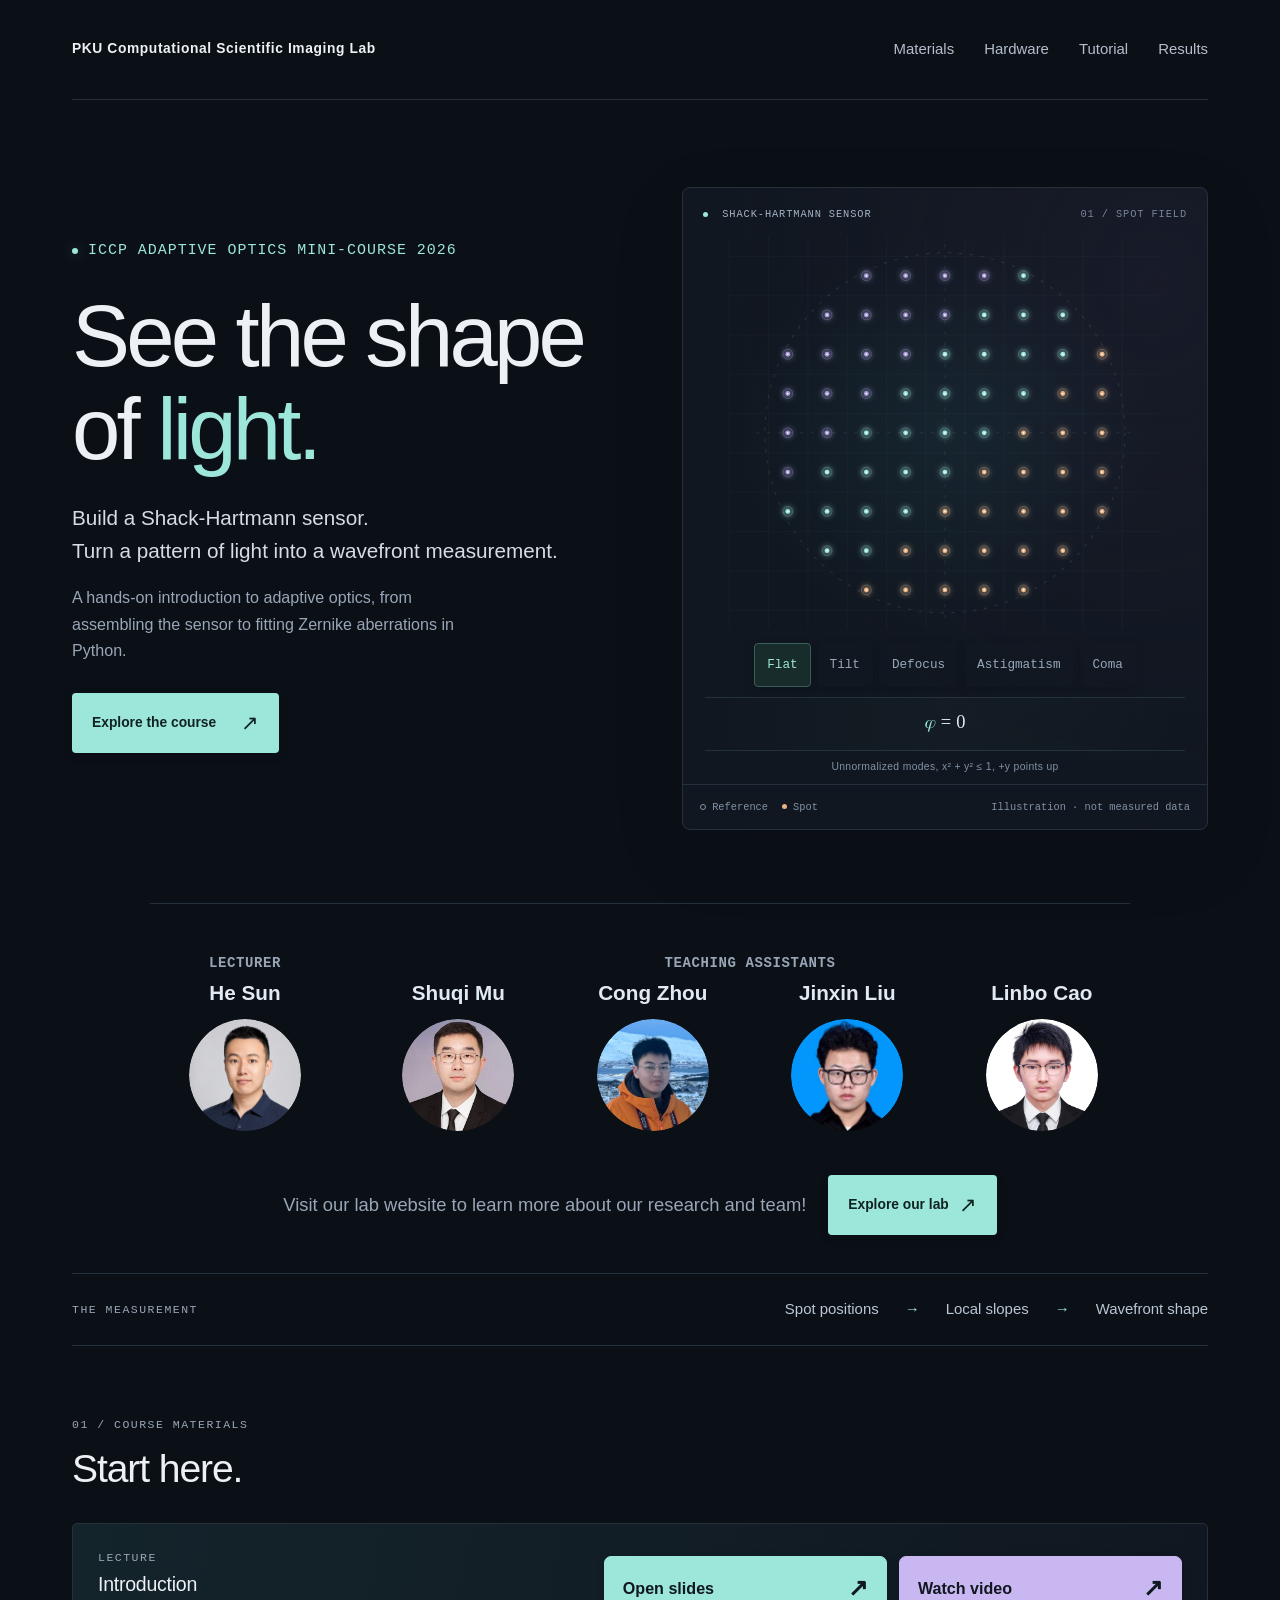
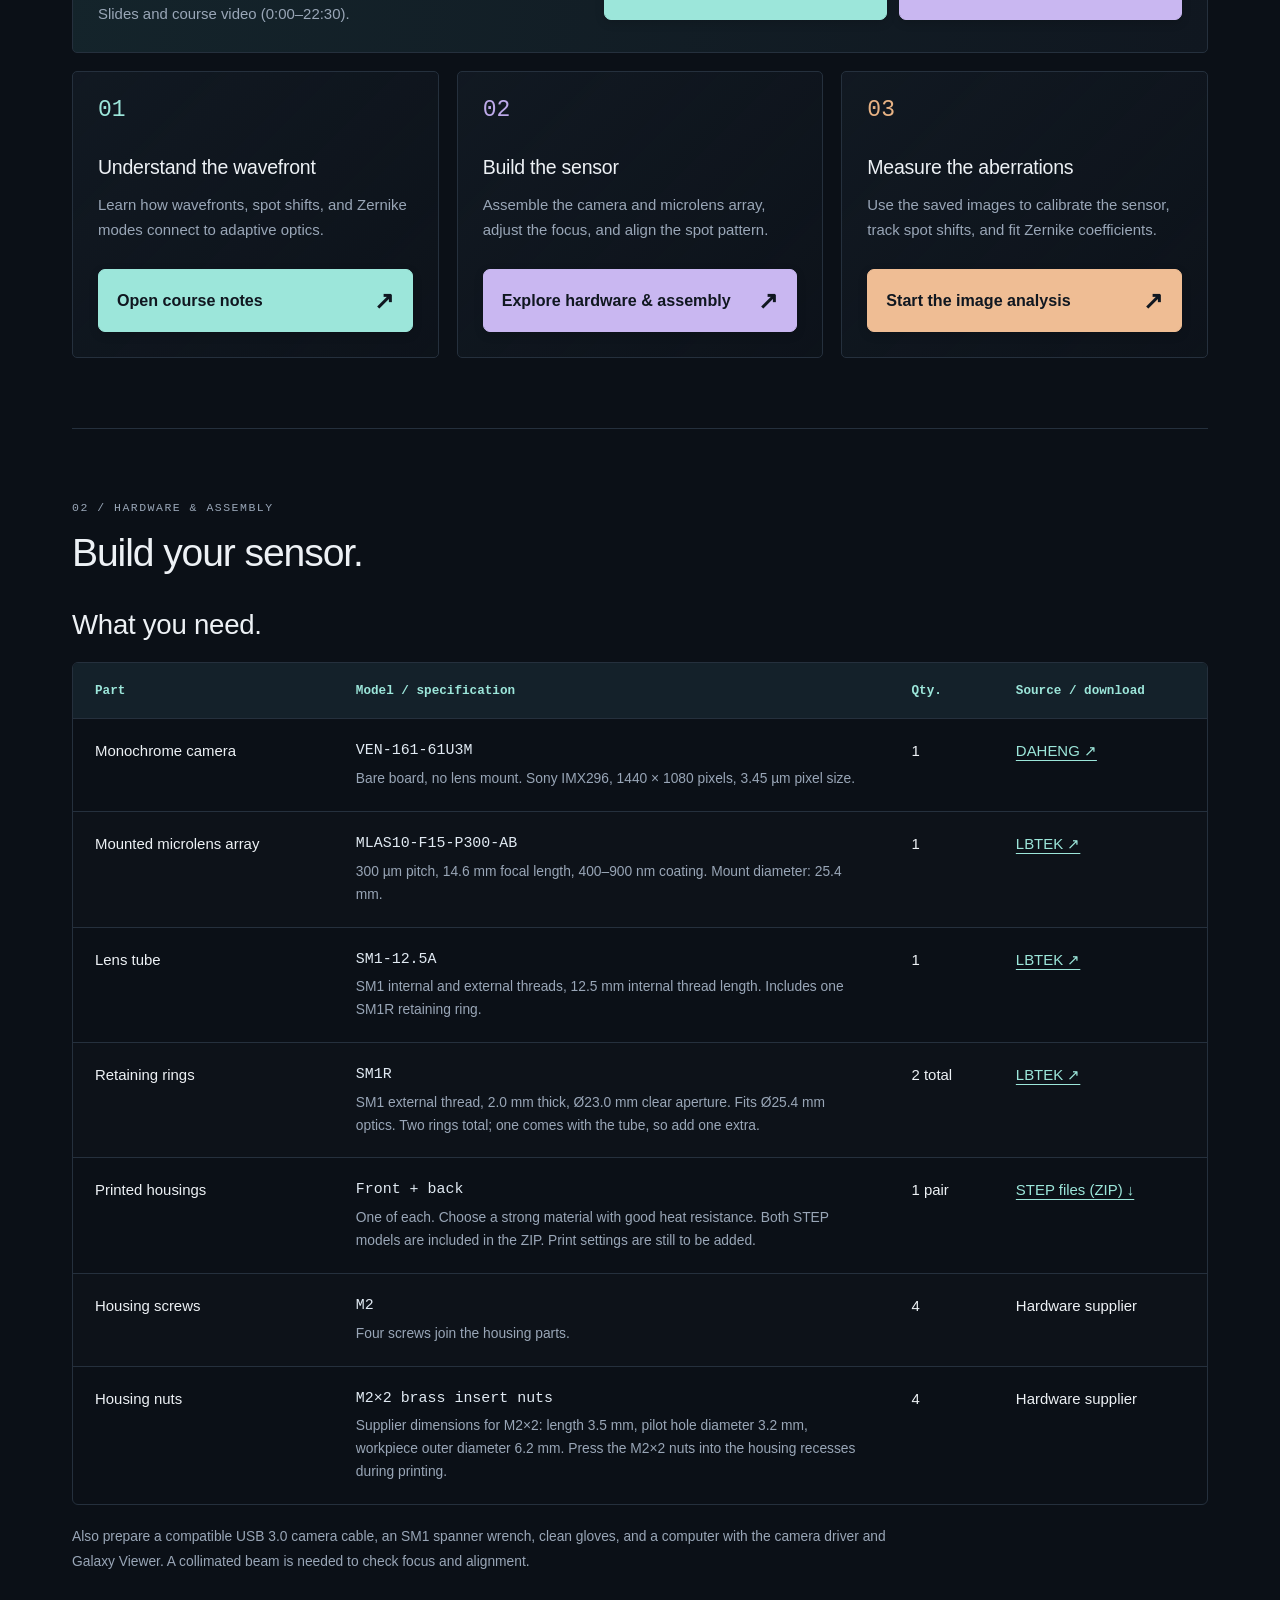
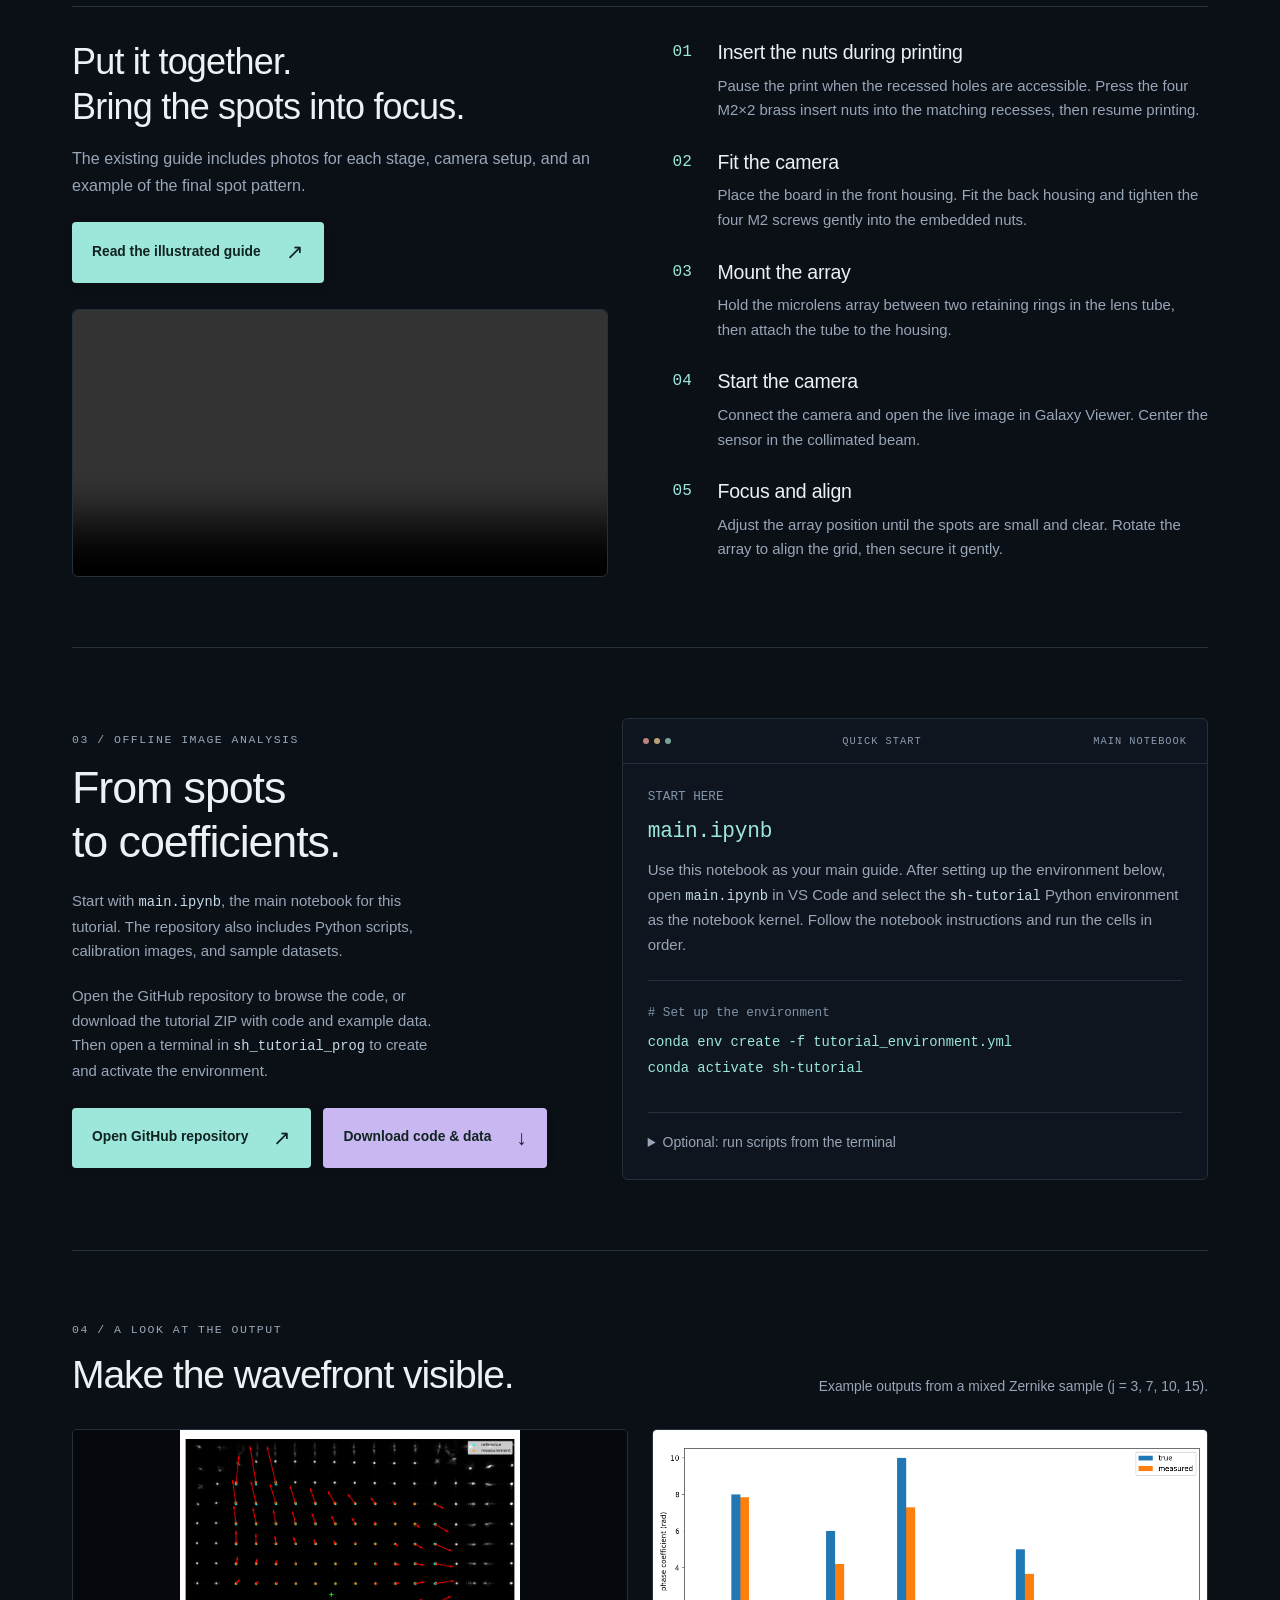
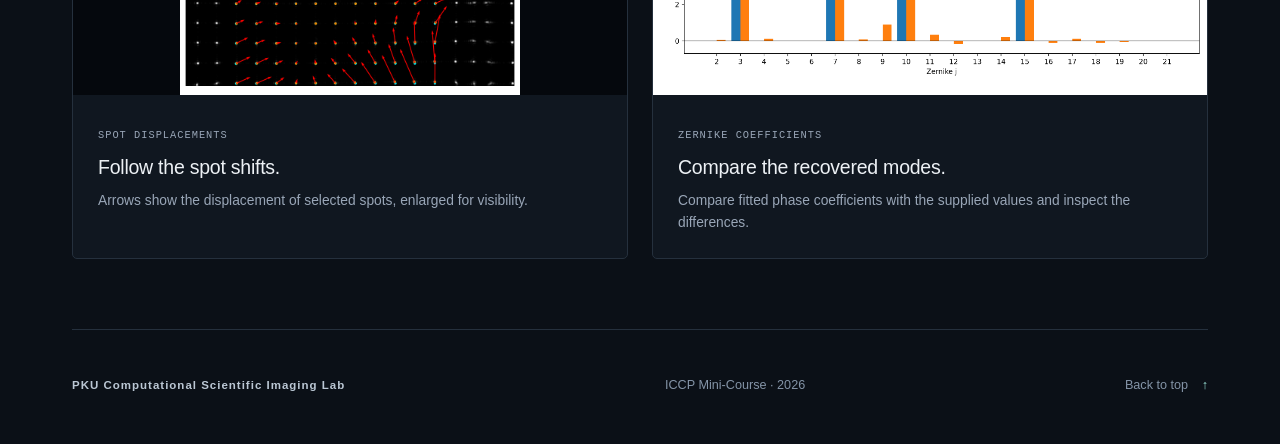
<file: index.html>
<!doctype html>
<html lang="en">
<head>
  <meta charset="utf-8">
  <meta name="viewport" content="width=device-width, initial-scale=1">
  <meta name="description" content="Build a Shack-Hartmann sensor and learn to measure wavefront aberrations. Course notes, an assembly guide, and an offline Python tutorial for ICCP 2026.">
  <meta name="theme-color" content="#0b1017">
  <title>Adaptive Optics · ICCP Mini-Course 2026</title>
  <link rel="stylesheet" href="assets/style.css?v=20261004-team-update">
  <script src="assets/site.js" defer></script>
</head>
<body>
  <a class="skip-link" href="#main">Skip to content</a>
  <div class="page-shell">
    <header class="site-header">
      <a class="brand lab-brand" href="https://ai4scientificimaging.org/" target="_blank" rel="noopener" aria-label="PKU Computational Scientific Imaging Lab website"><span class="brand-name">PKU Computational Scientific Imaging Lab</span></a>
      <nav aria-label="Main navigation"><a href="#materials">Materials</a><a href="#hardware">Hardware</a><a href="#tutorial">Tutorial</a><a href="#results">Results</a></nav>
    </header>

    <main id="main">
      <section class="hero" aria-labelledby="hero-title">
        <div class="hero-copy">
          <p class="eyebrow"><span class="status-dot"></span> ICCP ADAPTIVE OPTICS MINI-COURSE 2026</p>
          <h1 id="hero-title">See the shape<br>of <span>light.</span></h1>
          <p class="hero-description">Build a Shack-Hartmann sensor.<br>Turn a pattern of light into a wavefront measurement.</p>
          <p class="hero-detail">A hands-on introduction to adaptive optics, from assembling the sensor to fitting Zernike aberrations in Python.</p>
          <div class="hero-actions"><a class="button primary" href="#materials">Explore the course <span aria-hidden="true">↗</span></a></div>
        </div>

        <figure class="sensor-panel">
          <div class="panel-top"><span><i class="tiny-dot"></i> SHACK-HARTMANN SENSOR</span><span class="panel-id">01 / SPOT FIELD</span></div>
          <svg id="spot-field" viewBox="0 0 480 390" role="img" aria-labelledby="field-title field-desc">
            <title id="field-title">Illustration of a Shack-Hartmann spot pattern</title>
            <desc id="field-desc">A regular reference grid with colored spots. Select a wavefront mode to see an illustrative change in spot position.</desc>
            <defs>
              <pattern id="grid" width="36" height="36" patternUnits="userSpaceOnUse" x="78" y="33"><path d="M 36 0 L 0 0 0 36" fill="none" stroke="#7f92b0" stroke-opacity=".08"/></pattern>
              <radialGradient id="field-glow"><stop stop-color="#29787c" stop-opacity=".13"/><stop offset="1" stop-color="#29787c" stop-opacity="0"/></radialGradient>
              <filter id="spot-glow" x="-200%" y="-200%" width="500%" height="500%"><feGaussianBlur stdDeviation="2.7"/></filter>
            </defs>
            <rect x="42" y="15" width="396" height="360" fill="url(#grid)"/>
            <ellipse cx="240" cy="195" rx="195" ry="180" fill="url(#field-glow)"/>
            <circle cx="240" cy="195" r="165" fill="none" stroke="#91a6bb" stroke-opacity=".16" stroke-dasharray="3 7"/>
            <path d="M 240 22 V 368 M 67 195 H 413" stroke="#91a6bb" stroke-opacity=".13" stroke-dasharray="3 7"/>
            <g id="reference-spots"></g><g id="measured-spots"></g>
          </svg>
          <noscript><p class="no-script">Enable JavaScript to explore the illustrated spot patterns.</p></noscript>
          <div class="sensor-controls" role="group" aria-label="Illustrated wavefront mode">
            <button type="button" data-mode="flat" aria-pressed="true">Flat</button>
            <button type="button" data-mode="tilt" aria-pressed="false">Tilt</button>
            <button type="button" data-mode="defocus" aria-pressed="false">Defocus</button>
            <button type="button" data-mode="astigmatism" aria-pressed="false">Astigmatism</button>
            <button type="button" data-mode="coma" aria-pressed="false">Coma</button>
          </div>
          <div id="mode-description" class="mode-description" aria-live="polite"><math xmlns="http://www.w3.org/1998/Math/MathML" display="block" aria-label="φ = 0"><mrow><mi class="equation-symbol">φ</mi><mo>=</mo><mn>0</mn></mrow></math></div>
          <p class="mode-convention">Unnormalized modes, x² + y² ≤ 1, +y points up</p>
          <figcaption><span><i class="legend-ring"></i> Reference <i class="legend-spot"></i> Spot</span><span>Illustration · not measured data</span></figcaption>
        </figure>
      </section>

      <section class="course-team" aria-label="Course team">
        <div class="team-person"><span class="team-role">LECTURER</span><a class="team-person-link" href="https://hesunpu.github.io/index.html" target="_blank" rel="noopener"><span class="team-name">He Sun</span><span class="team-photo"><img src="lecturer%26TAs%20pictures/hesun.png" alt="" width="112" height="112"></span></a></div>
        <div class="team-assistants"><span class="team-role">TEACHING ASSISTANTS</span><div class="assistant-grid">
          <div class="team-person"><a class="team-person-link" href="https://scholar.google.com/citations?user=fEJv1TwAAAAJ&amp;hl=en" target="_blank" rel="noopener"><span class="team-name">Shuqi Mu</span><span class="team-photo"><img src="lecturer%26TAs%20pictures/shuqimu.jpg" alt="" width="112" height="112"></span></a></div>
          <div class="team-person"><div class="team-person-static"><span class="team-name">Cong Zhou</span><span class="team-photo"><img src="lecturer%26TAs%20pictures/congzhou.jpg" alt="Portrait of Cong Zhou" width="112" height="112"></span></div></div>
          <div class="team-person"><div class="team-person-static"><span class="team-name">Jinxin Liu</span><span class="team-photo"><img src="lecturer%26TAs%20pictures/jinxinliu.jpg" alt="Portrait of Jinxin Liu" width="112" height="112"></span></div></div>
          <div class="team-person"><div class="team-person-static"><span class="team-name">Linbo Cao</span><span class="team-photo"><img src="lecturer%26TAs%20pictures/linbocao.png" alt="Portrait of Linbo Cao" width="112" height="112"></span></div></div>
        </div></div>
        <div class="team-lab-invite"><p>Visit our lab website to learn more about our research and team!</p><a class="button primary" href="https://ai4scientificimaging.org/" target="_blank" rel="noopener">Explore our lab <span aria-hidden="true">↗</span></a></div>
      </section>

      <div class="principle-strip"><span class="eyebrow">THE MEASUREMENT</span><p>Spot positions <span aria-hidden="true">→</span> Local slopes <span aria-hidden="true">→</span> Wavefront shape</p></div>

      <section class="section" id="materials" aria-labelledby="materials-title">
        <div class="section-heading"><div><p class="eyebrow">01 / COURSE MATERIALS</p><h2 id="materials-title">Start here.</h2></div></div>
        <div class="lecture-resource"><div><p class="eyebrow">LECTURE</p><h3>Introduction</h3><p>Slides and course video (0:00–22:30).</p></div><div class="lecture-actions"><a class="card-link" href="Lecture1_introduction.pdf" target="_blank" rel="noopener">Open slides <span aria-hidden="true">↗</span></a><a class="card-link video-link" href="https://www.youtube.com/watch?v=q3oPvgapmcQ" target="_blank" rel="noopener">Watch video <span aria-hidden="true">↗</span></a></div></div>
        <div class="material-grid">
          <article class="material-card"><div class="card-top"><span class="step-number">01</span></div><h3>Understand the wavefront</h3><p>Learn how wavefronts, spot shifts, and Zernike modes connect to adaptive optics.</p><a class="card-link" href="Hartmann%20Sensor%20Course%20Notes.pdf" target="_blank" rel="noopener">Open course notes <span aria-hidden="true">↗</span></a></article>
          <article class="material-card"><div class="card-top"><span class="step-number">02</span></div><h3>Build the sensor</h3><p>Assemble the camera and microlens array, adjust the focus, and align the spot pattern.</p><a class="card-link" href="#hardware">Explore hardware &amp; assembly <span aria-hidden="true">↗</span></a></article>
          <article class="material-card"><div class="card-top"><span class="step-number">03</span></div><h3>Measure the aberrations</h3><p>Use the saved images to calibrate the sensor, track spot shifts, and fit Zernike coefficients.</p><a class="card-link" href="#tutorial">Start the image analysis <span aria-hidden="true">↗</span></a></article>
        </div>
      </section>

      <section class="section hardware-section" id="hardware" aria-labelledby="hardware-title">
        <div class="section-heading"><div><p class="eyebrow">02 / HARDWARE &amp; ASSEMBLY</p><h2 id="hardware-title">Build your sensor.</h2></div></div>

      <section class="hardware-subsection" id="parts" aria-labelledby="parts-title">
        <div class="section-heading"><div><h3 id="parts-title">What you need.</h3></div></div>
        <div class="parts-table-wrap" role="region" aria-label="Sensor parts list" tabindex="0">
          <table class="parts-table">
            <thead><tr><th scope="col">Part</th><th scope="col">Model / specification</th><th scope="col">Qty.</th><th scope="col">Source / download</th></tr></thead>
            <tbody>
              <tr><th scope="row">Monochrome camera</th><td><strong>VEN-161-61U3M</strong><span>Bare board, no lens mount. Sony IMX296, 1440 × 1080 pixels, 3.45 µm pixel size.</span></td><td>1</td><td><a href="https://en.daheng-imaging.com/show-93-2117-1.html" target="_blank" rel="noopener">DAHENG ↗</a></td></tr>
              <tr><th scope="row">Mounted microlens array</th><td><strong>MLAS10-F15-P300-AB</strong><span>300 µm pitch, 14.6 mm focal length, 400–900 nm coating. Mount diameter: 25.4 mm.</span></td><td>1</td><td><a href="https://en.lbtek.com/product/378" target="_blank" rel="noopener">LBTEK ↗</a></td></tr>
              <tr><th scope="row">Lens tube</th><td><strong>SM1-12.5A</strong><span>SM1 internal and external threads, 12.5 mm internal thread length. Includes one SM1R retaining ring.</span></td><td>1</td><td><a href="https://en.lbtek.com/product/221" target="_blank" rel="noopener">LBTEK ↗</a></td></tr>
              <tr><th scope="row">Retaining rings</th><td><strong>SM1R</strong><span>SM1 external thread, 2.0 mm thick, Ø23.0 mm clear aperture. Fits Ø25.4 mm optics. Two rings total; one comes with the tube, so add one extra.</span></td><td>2 total</td><td><a href="https://en.lbtek.com/product/135#SM1R" target="_blank" rel="noopener">LBTEK ↗</a></td></tr>
              <tr id="printed-parts"><th scope="row">Printed housings</th><td><strong>Front + back</strong><span>One of each. Choose a strong material with good heat resistance. Both STEP models are included in the ZIP. Print settings are still to be added.</span></td><td>1 pair</td><td><a href="downloads/camera-housing-step.zip" download>STEP files (ZIP) ↓</a></td></tr>
              <tr><th scope="row">Housing screws</th><td><strong>M2</strong><span>Four screws join the housing parts.</span></td><td>4</td><td>Hardware supplier</td></tr>
              <tr><th scope="row">Housing nuts</th><td><strong>M2×2 brass insert nuts</strong><span>Supplier dimensions for M2×2: length 3.5 mm, pilot hole diameter 3.2 mm, workpiece outer diameter 6.2 mm. Press the M2×2 nuts into the housing recesses during printing.</span></td><td>4</td><td>Hardware supplier</td></tr>
            </tbody>
          </table>
        </div>
        <p class="hardware-note">Also prepare a compatible USB 3.0 camera cable, an SM1 spanner wrench, clean gloves, and a computer with the camera driver and Galaxy Viewer. A collimated beam is needed to check focus and alignment.</p>
      </section>

<section class="hardware-subsection assembly-section" id="assembly" aria-labelledby="assembly-title">
        <div><h3 id="assembly-title">Put it together.<br>Bring the spots into focus.</h3><p class="hardware-lead">The existing guide includes photos for each stage, camera setup, and an example of the final spot pattern.</p><a class="button primary" href="Assembly%20Guide%20for%20the%20Hartmann%20Sensor.pdf" target="_blank" rel="noopener">Read the illustrated guide <span aria-hidden="true">↗</span></a>
          <figure class="assembly-video">
            <video controls playsinline preload="metadata" aria-label="Camera housing assembly video">
              <source src="assets/assembly.mp4" type="video/mp4">
              Your browser does not support embedded video.
            </video>
          </figure>
        </div>
        <ol class="assembly-steps">
          <li><h4>Insert the nuts during printing</h4><p>Pause the print when the recessed holes are accessible. Press the four M2×2 brass insert nuts into the matching recesses, then resume printing.</p></li>
          <li><h4>Fit the camera</h4><p>Place the board in the front housing. Fit the back housing and tighten the four M2 screws gently into the embedded nuts.</p></li>
          <li><h4>Mount the array</h4><p>Hold the microlens array between two retaining rings in the lens tube, then attach the tube to the housing.</p></li>
          <li><h4>Start the camera</h4><p>Connect the camera and open the live image in Galaxy Viewer. Center the sensor in the collimated beam.</p></li>
          <li><h4>Focus and align</h4><p>Adjust the array position until the spots are small and clear. Rotate the array to align the grid, then secure it gently.</p></li>
        </ol>
      </section>
      </section>

      <section class="section tutorial-section" id="tutorial" aria-labelledby="tutorial-title">
        <div class="tutorial-copy"><p class="eyebrow">03 / OFFLINE IMAGE ANALYSIS</p><h2 id="tutorial-title">From spots<br>to coefficients.</h2><p>Start with <code>main.ipynb</code>, the main notebook for this tutorial. The repository also includes Python scripts, calibration images, and sample datasets.</p><p>Open the GitHub repository to browse the code, or download the tutorial ZIP with code and example data. Then open a terminal in <code>sh_tutorial_prog</code> to create and activate the environment.</p><div class="tutorial-actions"><a class="button primary" href="https://github.com/congzhou235-prog/iccp-adaptive-optics-2026" target="_blank" rel="noopener">Open GitHub repository <span aria-hidden="true">↗</span></a><a class="button secondary" href="downloads/sh-tutorial.zip" download>Download code &amp; data <span aria-hidden="true">↓</span></a></div></div>
        <div class="terminal">
          <div class="terminal-header"><span class="terminal-dots" aria-hidden="true"><i></i><i></i><i></i></span><span>QUICK START</span><span>MAIN NOTEBOOK</span></div>
          <div class="terminal-body">
            <div class="notebook-start"><p class="code-comment">START HERE</p><h3><code>main.ipynb</code></h3><p>Use this notebook as your main guide. After setting up the environment below, open <code>main.ipynb</code> in VS Code and select the <code>sh-tutorial</code> Python environment as the notebook kernel. Follow the notebook instructions and run the cells in order.</p></div>
            <p class="code-comment"># Set up the environment</p><pre><code>conda env create -f tutorial_environment.yml
conda activate sh-tutorial</code></pre>
            <details class="script-alternative"><summary>Optional: run scripts from the terminal</summary><p class="code-comment"># Calibrate the sensor</p><pre><code>python calibration.py</code></pre><p class="code-comment"># Analyze the first dataset</p><pre><code>python analyze_zernike.py --group first_10_zernike</code></pre></details>
          </div>
        </div>
      </section>

      <section class="section" id="results" aria-labelledby="results-title">
        <div class="section-heading"><div><p class="eyebrow">04 / A LOOK AT THE OUTPUT</p><h2 id="results-title">Make the wavefront visible.</h2></div><p>Example outputs from a mixed Zernike sample (j = 3, 7, 10, 15).</p></div>
        <div class="result-grid">
          <a class="result-card" href="sh_tutorial_prog/results/zernike_mixed_zernike_20260709_110737/sample_02_j03+j07+j10+j15/spot_displacements_gate.png" target="_blank" rel="noopener" aria-label="Open full-size mixed Zernike spot displacement plot"><figure><div class="result-image"><img src="sh_tutorial_prog/results/zernike_mixed_zernike_20260709_110737/sample_02_j03+j07+j10+j15/spot_displacements_gate.png" alt="Mixed Zernike sample (j = 3, 7, 10, 15) with reference and measured spot positions and displacement arrows" width="1800" height="1400" loading="lazy"></div><figcaption><span class="file-tag">SPOT DISPLACEMENTS</span><h3>Follow the spot shifts.</h3><p>Arrows show the displacement of selected spots, enlarged for visibility.</p></figcaption></figure></a>
          <a class="result-card" href="sh_tutorial_prog/results/zernike_mixed_zernike_20260709_110737/sample_02_j03+j07+j10+j15/true_vs_measured_zernike.png" target="_blank" rel="noopener" aria-label="Open full-size Zernike coefficient comparison"><figure><div class="result-image"><img class="coefficient-image" src="sh_tutorial_prog/results/zernike_mixed_zernike_20260709_110737/sample_02_j03+j07+j10+j15/true_vs_measured_zernike.png" alt="Bar chart comparing the true and measured phase coefficients for the mixed Zernike sample (j = 3, 7, 10, 15)" loading="lazy"></div><figcaption><span class="file-tag">ZERNIKE COEFFICIENTS</span><h3>Compare the recovered modes.</h3><p>Compare fitted phase coefficients with the supplied values and inspect the differences.</p></figcaption></figure></a>
        </div>
      </section>
    </main>
    <footer><a class="brand footer-brand" href="https://ai4scientificimaging.org/" target="_blank" rel="noopener">PKU Computational Scientific Imaging Lab</a><p>ICCP Mini-Course · 2026</p><a href="#main">Back to top <span aria-hidden="true">↑</span></a></footer>
  </div>
</body>
</html>
</file>
<file: assets/style.css>
@charset "UTF-8";
:root{color-scheme:dark;--bg:#0b1017;--panel:#101720;--text:#edf1f5;--muted:#99a6b7;--line:#25303d;--accent:#9ce6da;--warm:#e7b284;--mono:Consolas,"Liberation Mono",monospace}
*{box-sizing:border-box}html{scroll-behavior:smooth;scroll-padding-top:30px}body{margin:0;background:var(--bg);color:var(--text);font-family:Inter,"Segoe UI",Arial,sans-serif;font-size:17.25px;line-height:1.65;-webkit-font-smoothing:antialiased}a{color:inherit;text-decoration:none}button{font:inherit}a,button{-webkit-tap-highlight-color:transparent}a:focus-visible,button:focus-visible{outline:2px solid var(--accent);outline-offset:6px}a:hover{color:var(--accent)}p,h1,h2,h3,figure{margin:0}img{display:block;max-width:100%}.page-shell{max-width:1220px;padding:0 42px;margin:auto}.skip-link{position:absolute;top:-90px;left:20px;background:var(--accent);color:var(--bg);padding:10px 18px;z-index:10}.skip-link:focus{top:10px}.site-header{min-height:100px;display:flex;align-items:center;justify-content:space-between;border-bottom:1px solid var(--line);gap:25px}.brand{display:inline-flex;gap:12px;align-items:center;font-size:13.8px;font-weight:650;letter-spacing:1.5px}.brand-mark{font-size:33.35px;line-height:1;color:var(--accent);font-weight:400}.brand-year{color:var(--muted);font-weight:400}.site-header nav{display:flex;gap:30px;font-size:14.95px;color:#b4becb}.hero{display:grid;grid-template-columns:1.05fr 1fr;align-items:center;gap:58px;padding:87px 0 73px}.eyebrow{font:11.5px/1.6 var(--mono);letter-spacing:1.5px;color:var(--muted)}.hero .eyebrow{display:flex;gap:10px;align-items:center;color:var(--accent);letter-spacing:1px;font-size:14.95px}.status-dot,.tiny-dot{display:inline-block;border-radius:50%;background:var(--accent);width:6px;height:6px;flex-shrink:0}.status-dot{box-shadow:0 0 14px #9ce6da55}h1{font-size:clamp(55.2px,6.79vw,89.7px);line-height:1.07;font-weight:480;letter-spacing:-3.8px;margin:26px 0}h1 span{color:var(--accent)}.hero-description{font-size:20.7px;line-height:1.6;color:#d4dce6}.hero-detail{color:var(--muted);max-width:400px;margin-top:17px;font-size:16.1px}.hero-actions{display:flex;gap:25px;align-items:center;margin:29px 0 25px;flex-wrap:wrap}.button{display:inline-flex;align-items:center;justify-content:center;gap:25px;padding:12px 19px;font-size:13.8px;font-weight:650;border:1px solid transparent;border-radius:4px;transition:background .2s,color .2s}.button.primary{background:var(--accent);color:#102320}.button.primary:hover{background:#c3fff2;color:#102320}.button span{font-size:20.7px;font-weight:400}.text-link{font-size:13.8px}.text-link span{margin-left:10px}.hero-tags{display:flex;gap:17px;color:#8998aa;font:11.5px var(--mono)}.hero-tags span+span:before{content:"/";color:#415164;margin-right:17px}.sensor-panel{min-width:0;border:1px solid var(--line);border-radius:8px;background:radial-gradient(ellipse at 90% 15%,#27213955,transparent 65%),var(--panel);overflow:hidden;box-shadow:0 24px 70px #00000020}.panel-top{display:flex;justify-content:space-between;gap:10px;font:10.35px var(--mono);letter-spacing:.9px;color:#a4b3c5;padding:20px 20px 0}.tiny-dot{width:5px;height:5px;margin-right:7px}.panel-id{color:#77869b}#spot-field{display:block;width:100%;height:auto}.sensor-controls{display:flex;gap:4px;justify-content:center;margin-top:-3px}.sensor-controls button{border:1px solid transparent;border-radius:4px;color:#97a8bb;background:none;font:12.65px var(--mono);padding:7px 18px;cursor:pointer}.sensor-controls button:hover{color:var(--text);background:#ffffff08}.sensor-controls button[aria-pressed="true"]{color:var(--accent);border-color:#3a5e5b;background:#182c2c}.mode-description{font-size:12.65px;min-height:49px;text-align:center;color:var(--muted);padding:13px 14px}.sensor-panel>figcaption{display:flex;justify-content:space-between;gap:12px;border-top:1px solid var(--line);padding:14px 17px;font:10.35px/1.6 var(--mono);color:#8292a6}.sensor-panel>figcaption>span:first-child{display:flex;align-items:center;gap:6px}.legend-ring{width:6px;height:6px;border:1px solid #8596a7;border-radius:50%;display:inline-block}.legend-spot{width:5px;height:5px;background:var(--warm);border-radius:50%;margin-left:8px;display:inline-block}.no-script{padding:15px;color:var(--muted);font-size:13.8px}.principle-strip{border-block:1px solid var(--line);display:flex;align-items:center;justify-content:space-between;padding:23px 0;gap:20px}.principle-strip p{display:flex;gap:26px;font-size:14.95px;color:#bac6d4}.principle-strip p span{color:var(--accent)}.section{padding:70px 0;border-bottom:1px solid var(--line)}.section-heading{display:flex;justify-content:space-between;gap:30px;align-items:flex-end;margin-bottom:30px}h2{font-size:39.1px;font-weight:480;letter-spacing:-1.1px;line-height:1.2;margin-top:12px}.section-heading>p{font-size:13.8px;color:var(--muted)}.material-grid{display:grid;grid-template-columns:repeat(3,1fr);gap:18px}.material-card{padding:25px;border:1px solid var(--line);border-radius:5px;background:linear-gradient(135deg,#141d27aa,#10172055);display:flex;flex-direction:column;transition:border-color .2s}.material-card:hover{border-color:#526b77}.card-top{display:flex;justify-content:space-between;align-items:center;margin-bottom:31px}.step-number{font:23px var(--mono);color:var(--accent)}.material-card:nth-child(2) .step-number{color:#bda9e9}.material-card:nth-child(3) .step-number{color:var(--warm)}.file-tag{font:10.35px/1.6 var(--mono);letter-spacing:1px;color:var(--muted)}h3{font-size:19.55px;font-weight:500;line-height:1.35;letter-spacing:-.25px}.material-card p{font-size:14.95px;color:var(--muted);margin:13px 0 26px}.card-link{display:flex;justify-content:space-between;gap:12px;font-size:13.8px;margin-top:auto;padding-top:18px;border-top:1px solid var(--line)}.card-link span{color:var(--accent)}.tutorial-section{display:grid;grid-template-columns:.9fr 1.1fr;gap:70px;align-items:center}.tutorial-copy h2{font-size:44.85px}.tutorial-copy>p:not(.eyebrow):not(.download-note){color:var(--muted);font-size:14.95px;margin:20px 0;max-width:365px}code{font-family:var(--mono);font-size:.92em;color:#c5d9e7}.tutorial-copy .button{margin-top:4px}.download-note{font:11.5px/1.5 var(--mono);color:#8495a8;margin-top:12px}.resource-links{display:flex;flex-wrap:wrap;gap:9px 20px;font-size:12.65px;margin-top:23px}.resource-links span{color:var(--accent);margin-left:3px}.terminal{border:1px solid var(--line);background:#0e151e;border-radius:6px;overflow:hidden;min-width:0}.terminal-header{display:flex;align-items:center;justify-content:space-between;gap:12px;padding:16px 20px;border-bottom:1px solid var(--line);color:#8b9aaf;font:10.35px var(--mono);letter-spacing:1px}.terminal-dots{display:flex;gap:5px}.terminal-dots i{width:6px;height:6px;border-radius:50%;background:#526576}.terminal-dots i:first-child{background:#bd837b}.terminal-dots i:nth-child(2){background:#bca077}.terminal-dots i:last-child{background:#77a699}.terminal-body{padding:25px}.code-comment{font:12.65px var(--mono);color:#8294a9;margin-bottom:10px}pre{margin:0 0 26px;max-width:100%;overflow-x:auto;font-size:13.8px;line-height:1.9;padding-bottom:4px}pre code{color:var(--accent);font-size:inherit}.terminal-note{display:flex;gap:13px;border-top:1px solid var(--line);padding-top:20px;color:#90a1b5;font-size:13.8px}.terminal-note>span{color:var(--warm)}.result-grid{display:grid;grid-template-columns:1fr 1fr;gap:24px}.result-card{border:1px solid var(--line);border-radius:5px;overflow:hidden;background:var(--panel)}.result-image{display:flex;align-items:center;justify-content:center;height:265px;background:#05080d;overflow:hidden}.result-card img{width:100%;height:100%;object-fit:contain}.result-image:has(.coefficient-image){background:#fff}.result-card figcaption{padding:23px 25px}.result-card h3{margin-top:8px}.result-card p{margin-top:9px;font-size:13.8px;color:var(--muted)}footer{display:flex;justify-content:space-between;align-items:center;gap:25px;min-height:110px;color:#8494a7;font-size:12.65px}.footer-brand{font-size:11.5px;letter-spacing:1px;color:#bbc7d4}.footer-brand .brand-mark{font-size:27.6px}footer>a:last-child span{color:var(--accent);margin-left:10px}
.sensor-controls{flex-wrap:wrap;padding:0 12px;gap:6px}
.sensor-controls button{min-height:44px;padding:8px 12px}
.mode-description{min-height:68px}
.course-team{display:grid;grid-template-columns:minmax(140px,1fr) minmax(0,4fr);gap:30px;align-items:start;width:100%;max-width:980px;margin:0 auto;padding:28px 0 38px;border-top:1px solid var(--line)}
.team-person{display:flex;flex-direction:column;align-items:center;gap:5px;text-align:center}
.team-assistants{display:flex;flex-direction:column;align-items:stretch;gap:5px;min-width:0}
.team-assistants>.team-role{align-self:center}
.assistant-grid{display:grid;grid-template-columns:repeat(4,minmax(0,1fr));gap:18px}
.team-role{display:flex;align-items:flex-end;justify-content:center;min-height:42px;font:600 14px/1.5 var(--mono);letter-spacing:.6px;color:var(--muted)}
.team-person-link,.team-person-static{display:inline-flex;flex-direction:column;align-items:center;gap:11px;color:#e1eaf3}
.team-name{color:#e1eaf3;font-size:20.7px;font-weight:600;line-height:1.4;transition:color .2s ease,text-shadow .2s ease}
.team-person-link .team-name:hover,.team-person-link:focus-visible .team-name{color:var(--accent)}
.team-photo{display:block;width:112px;height:112px;border-radius:50%;overflow:hidden}
.team-photo img{display:block;width:100%;height:100%;border-radius:50%;object-fit:cover;object-position:center 32%}
.team-lab-invite{grid-column:1/-1;display:flex;align-items:center;justify-content:center;flex-wrap:wrap;gap:12px 22px;margin-top:14px;text-align:center}
.team-lab-invite p{font-size:18.4px;color:var(--muted)}
.team-lab-invite .button{gap:10px}
@media(max-width:800px){.course-team{grid-template-columns:1fr;gap:25px;max-width:650px}}
@media(max-width:600px){.assistant-grid{grid-template-columns:repeat(2,minmax(0,1fr));gap:23px 12px}}
.lecture-resource{--action-bg:var(--accent);display:grid;grid-template-columns:minmax(0,1fr) minmax(0,1.2fr);align-items:center;gap:24px;padding:25px;margin-bottom:18px;border:1px solid var(--line);border-radius:5px;background:linear-gradient(100deg,#14242b,#101720)}
.lecture-resource h3{margin-top:3px}
.lecture-resource p:not(.eyebrow){font-size:14.95px;color:var(--muted);margin-top:5px}
.lecture-actions{display:grid;grid-template-columns:repeat(2,minmax(0,1fr));gap:12px;min-width:0}
.lecture-resource .video-link{--action-bg:#c9b7f1}
/* Prominent course-material actions; retain native link navigation. */
.material-card{--action-bg:var(--accent)}
.material-card:nth-child(2){--action-bg:#c9b7f1}
.material-card:nth-child(3){--action-bg:#efbd94}
.material-card .card-link,.lecture-resource .card-link{
  display:flex;align-items:center;justify-content:space-between;
  width:100%;min-height:52px;margin-top:auto;padding:14px 18px;
  border:1px solid var(--action-bg);border-radius:7px;
  background:var(--action-bg);color:#101720;
  font-size:16.1px;font-weight:700;line-height:1.4;
  box-shadow:0 3px 10px #00000026;
  transition:transform .2s,filter .2s,box-shadow .2s;
}
.material-card .card-link span,.lecture-resource .card-link span{color:inherit;font-size:24.15px;flex-shrink:0}
.material-card .card-link:hover,.lecture-resource .card-link:hover{
  color:#101720;filter:brightness(1.1);transform:translateY(-2px);
  box-shadow:0 6px 18px #00000040;
}
.material-card .card-link:focus-visible,.lecture-resource .card-link:focus-visible{outline:3px solid #fff;outline-offset:4px}
.material-card .card-link:active,.lecture-resource .card-link:active{transform:translateY(0);filter:brightness(.96)}
.lecture-resource .card-link{width:100%;min-width:0;margin-top:0}
@media(max-width:900px){.lecture-resource{grid-template-columns:1fr}}
@media(max-width:600px){.lecture-actions{grid-template-columns:1fr}}
.tutorial-actions{display:flex;flex-wrap:wrap;gap:12px}
.button.secondary{background:#c9b7f1;color:#102320}
.button.secondary:hover{background:#decff8;color:#102320}
@media(max-width:740px){.tutorial-actions .button{flex:1 1 220px}}
@media(min-width:1450px){.hero{padding:100px 0 85px}}
@media(max-width:1000px){.page-shell{padding:0 28px}.hero{gap:28px;padding:65px 0}.panel-id{display:none}.hero .eyebrow{font-size:13.8px}h1{letter-spacing:-2.5px}.hero-description{font-size:18.4px}.hero-actions{gap:18px}.tutorial-section{gap:35px}.material-card{padding:20px}.material-card h3{font-size:18.4px}.sensor-panel>figcaption{flex-direction:column;gap:6px}.principle-strip p{gap:15px}}
@media(max-width:740px){.page-shell{padding:0 22px}.site-header{min-height:88px;flex-wrap:wrap;justify-content:center;padding:20px 0;gap:14px}.brand{font-size:12.65px}.site-header nav{font-size:13.8px;gap:28px}.hero{grid-template-columns:1fr;gap:40px;padding:50px 0 38px}.hero-copy{max-width:520px}h1{font-size:71.3px}.hero-detail{max-width:430px}.sensor-panel{width:100%;max-width:490px;justify-self:center}.panel-id{display:block}.sensor-panel>figcaption{flex-direction:row;flex-wrap:wrap}.principle-strip{align-items:flex-start;flex-direction:column;gap:10px}.principle-strip p{gap:12px;font-size:12.65px;flex-wrap:wrap}.section{padding:43px 0}.section-heading{align-items:flex-start;flex-direction:column;gap:14px;margin-bottom:25px}.section-heading>p br{display:none}h2{font-size:34.5px}.material-grid{grid-template-columns:1fr;gap:13px}.card-top{margin-bottom:18px}.material-card{padding:23px}.material-card h3{font-size:21.85px}.material-card p{margin-bottom:20px}.tutorial-section{grid-template-columns:1fr;gap:28px}.tutorial-copy h2{font-size:40.25px}.tutorial-copy>p:not(.eyebrow):not(.download-note){max-width:none}.terminal-body{padding:20px}.result-grid{grid-template-columns:1fr;gap:20px}.result-image{height:auto;min-height:190px}.result-card img{height:auto;max-height:360px}.result-card .coefficient-image{padding:10px 0}footer{flex-wrap:wrap;padding:27px 0;gap:15px}footer p{order:3;width:100%;font-size:11.5px}.hero-tags{font-size:10.35px;gap:12px}.hero-tags span+span:before{margin-right:12px}}
#measured-spots > g{transition:transform 800ms cubic-bezier(.4,0,.2,1)}
@media(prefers-reduced-motion:reduce){html{scroll-behavior:auto}*,*::before,*::after{transition:none!important}}

.site-header .lab-brand{max-width:100%;letter-spacing:.6px}
.lab-brand .brand-name{min-width:0;line-height:1.5}
.lab-brand .brand-mark,.lab-brand .brand-year{flex-shrink:0}

.mode-description{
  display:flex;align-items:center;justify-content:center;
  min-height:54px;margin:10px 22px 7px;padding:10px 14px;
  border-block:1px solid #9ce6da20;
  background:linear-gradient(90deg,transparent,#9ce6da06,transparent);
  color:#e1eaf3;
}
.mode-description math{font-family:"Cambria Math","STIX Two Math",math;font-size:18.4px;margin:0}
.mode-description .equation-symbol{color:var(--accent)}
.mode-convention{font-size:10.35px;letter-spacing:.35px;color:#8292a6;text-align:center;padding:0 14px 9px}
@media(max-width:1000px){.mode-description{margin-inline:14px;padding-inline:8px}.mode-description math{font-size:17.25px}}

/* Hardware and assembly section */
.hardware-lead{max-width:610px;color:var(--muted);font-size:16.1px;margin:16px 0 24px}
.parts-table-wrap{overflow-x:auto;border:1px solid var(--line);border-radius:6px}
.parts-table{width:100%;border-collapse:collapse;text-align:left;font-size:14.95px}
.parts-table th,.parts-table td{padding:20px 22px;border-bottom:1px solid var(--line);vertical-align:top}
.parts-table thead{background:#14212a;color:var(--accent);font:12.65px var(--mono)}
.parts-table tbody th{width:23%;font-weight:500}
.parts-table td:nth-child(2){width:49%}
.parts-table td:nth-child(3){white-space:nowrap}
.parts-table td strong{display:block;font:14.95px/1.6 var(--mono);color:#e1eaf3}
.parts-table td span{display:block;margin-top:5px;color:var(--muted);font-size:13.8px}
.parts-table td a{color:var(--accent);text-decoration:underline;text-underline-offset:4px}
.parts-table td a:hover,.parts-table td a:focus-visible{color:#fff}
.parts-table tbody tr:last-child>*{border-bottom:0}
.parts-table tbody tr:nth-child(even){background:#ffffff02}
.hardware-note{font-size:13.8px;line-height:1.8;color:var(--muted);margin-top:20px;max-width:860px}
.assembly-section{display:grid;grid-template-columns:1fr 1fr;gap:65px}
.assembly-steps{list-style:none;counter-reset:assembly;margin:0;padding:0}
.assembly-steps li{counter-increment:assembly;position:relative;padding:0 0 26px 45px}
.assembly-steps li:last-child{padding-bottom:0}
.assembly-steps li::before{content:"0" counter(assembly);position:absolute;left:0;top:0;color:var(--accent);font:16.1px/1.7 var(--mono)}
.assembly-steps p{color:var(--muted);font-size:14.95px;margin-top:8px}
@media(max-width:740px){.parts-table{min-width:650px}.parts-table th,.parts-table td{padding:16px}.assembly-section{grid-template-columns:1fr;gap:24px}}

.hardware-resources{margin:0 0 30px;font-size:14.95px}
.hardware-subsection+.hardware-subsection{border-top:1px solid var(--line);margin-top:32px;padding-top:32px}
.hardware-subsection .section-heading{margin-bottom:20px}
.hardware-subsection .section-heading h3,.hardware-subsection.assembly-section h3{font-size:27.6px;font-weight:480;line-height:1.3}
.hardware-subsection h4{font-size:19.55px;font-weight:500;line-height:1.35;letter-spacing:-.25px;margin:0}
.hardware-section .button.primary:hover,.hardware-section .button.primary:focus-visible{background:var(--accent);color:#102320;filter:none}
@media(max-width:740px){.site-header nav{flex-wrap:wrap;justify-content:center;gap:12px 22px}}

/* Assembly video fits the existing left column. */
.assembly-section>div,.assembly-steps{min-width:0}
.assembly-video{margin-top:26px}
.assembly-video video{display:block;width:100%;max-height:420px;background:#05080d;border:1px solid var(--line);border-radius:6px}
@media(max-width:1000px){.site-header{flex-wrap:wrap;padding-block:22px}.hero{gap:26px}.hero .eyebrow{flex-wrap:wrap}}
@media(max-width:740px){h1{font-size:clamp(48px,13vw,71px)}.hero-tags{flex-wrap:wrap}.panel-top{flex-wrap:wrap}.assembly-video video{max-height:none}}

/* Consistent button feedback across course actions and mode controls. */
.button,.sensor-controls button{
  box-shadow:0 3px 10px #00000026;
  transition:transform .2s,filter .2s,box-shadow .2s,background .2s,color .2s;
}
.button:hover,.sensor-controls button:hover{
  transform:translateY(-2px);filter:brightness(1.1);
  box-shadow:0 6px 18px #00000040;
}
.button:active,.sensor-controls button:active{transform:translateY(0);filter:brightness(.96)}
@media(prefers-reduced-motion:reduce){
  .button:hover,.sensor-controls button:hover,.material-card .card-link:hover,.lecture-resource .card-link:hover{transform:none}
}

/* Each result card is one native link, including its caption and padding. */
a.result-card{display:block;min-width:0;color:var(--text);cursor:zoom-in;transition:border-color .2s,box-shadow .2s,background .2s}
a.result-card:hover,a.result-card:focus-visible{
  color:var(--text);border-color:#9ce6da;background:#14232b;
  box-shadow:0 0 0 2px #9ce6da99,0 0 24px #9ce6da30;
}
a.result-card:focus-visible{outline:2px solid var(--accent);outline-offset:5px}

#assembly-title{font-size:36px;line-height:1.25;letter-spacing:-.8px}
@media(max-width:740px){#assembly-title{font-size:30px}}

.notebook-start{margin-bottom:24px;padding-bottom:22px;border-bottom:1px solid var(--line)}
.notebook-start h3{margin-bottom:12px;font-size:23px}
.notebook-start h3 code{color:var(--accent)}
.notebook-start>p:last-child{font-size:15px;color:var(--muted)}
.script-alternative{border-top:1px solid var(--line);padding-top:18px}
.script-alternative summary{cursor:pointer;color:var(--muted);font-size:14px}
.script-alternative summary:hover{color:var(--accent)}
.script-alternative summary:focus-visible{outline:2px solid var(--accent);outline-offset:4px}
.script-alternative[open] summary{margin-bottom:22px}
.script-alternative pre:last-child{margin-bottom:0}
</file>
